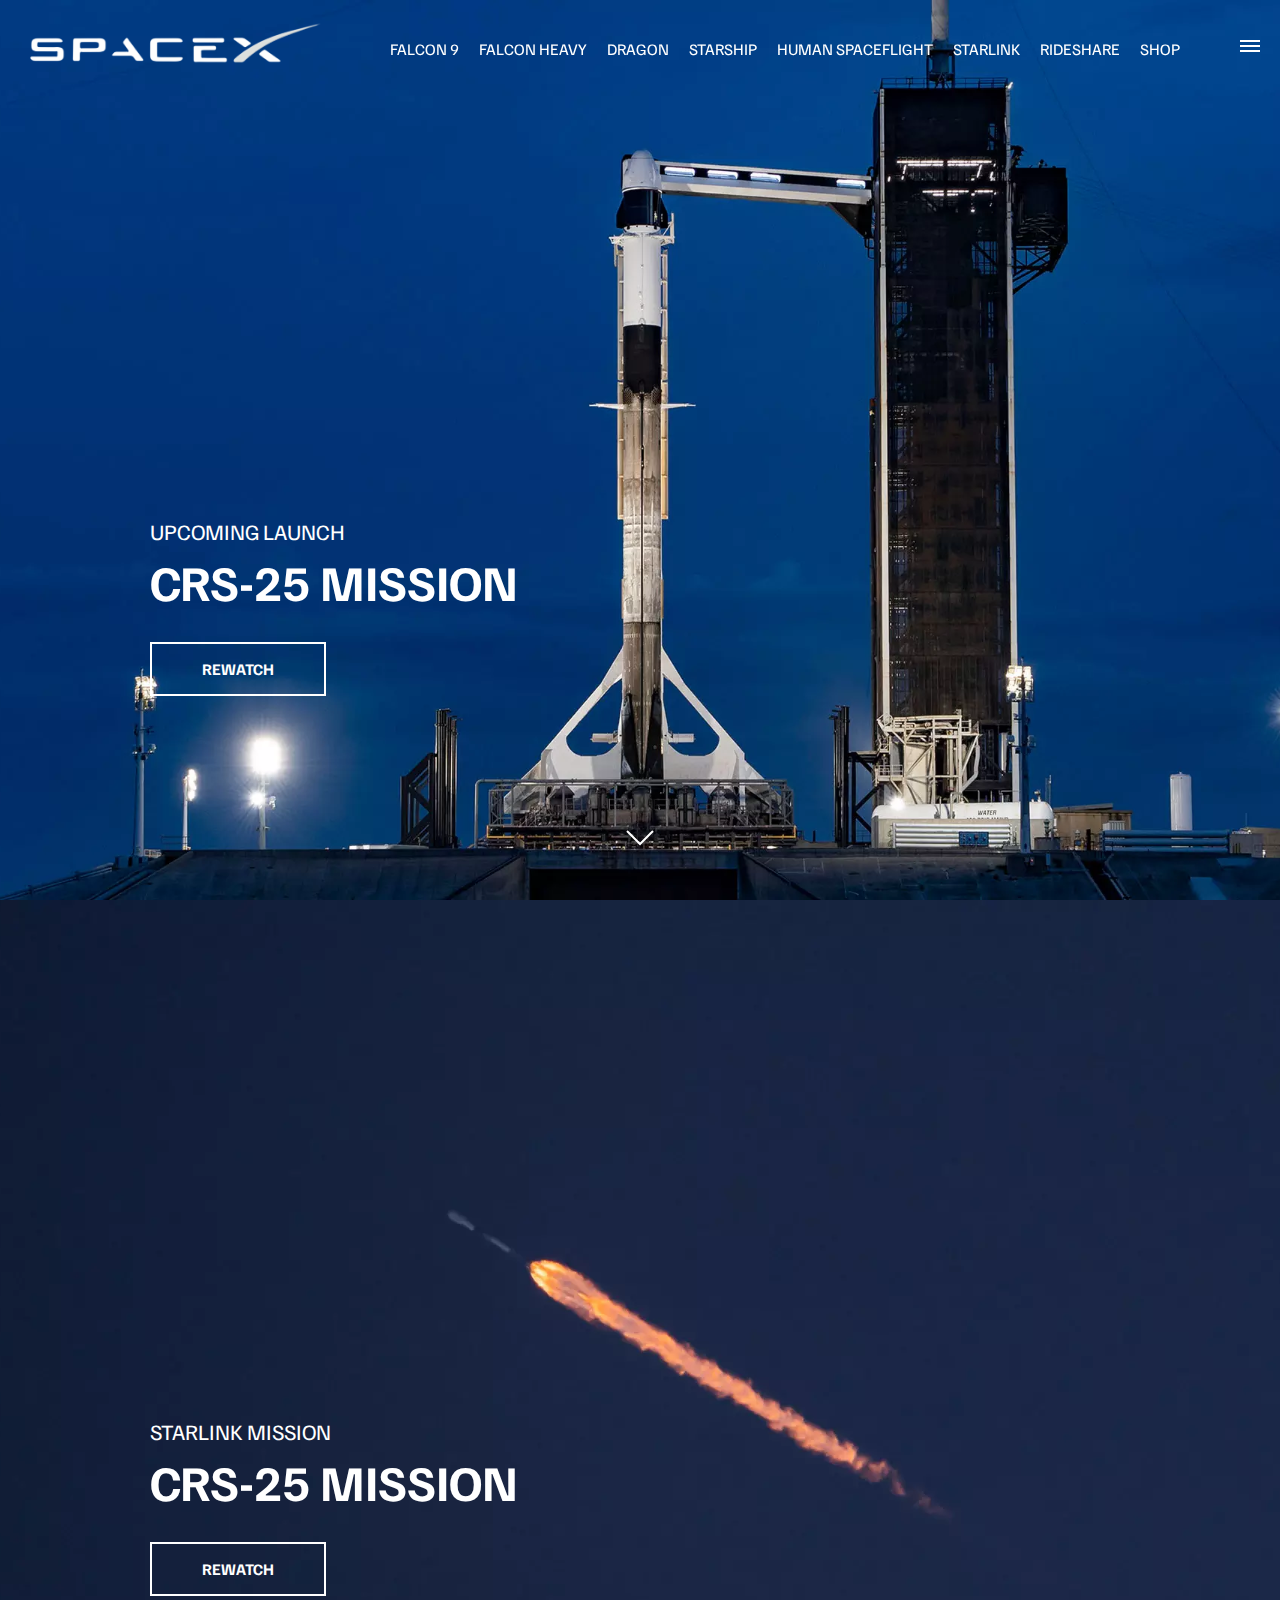
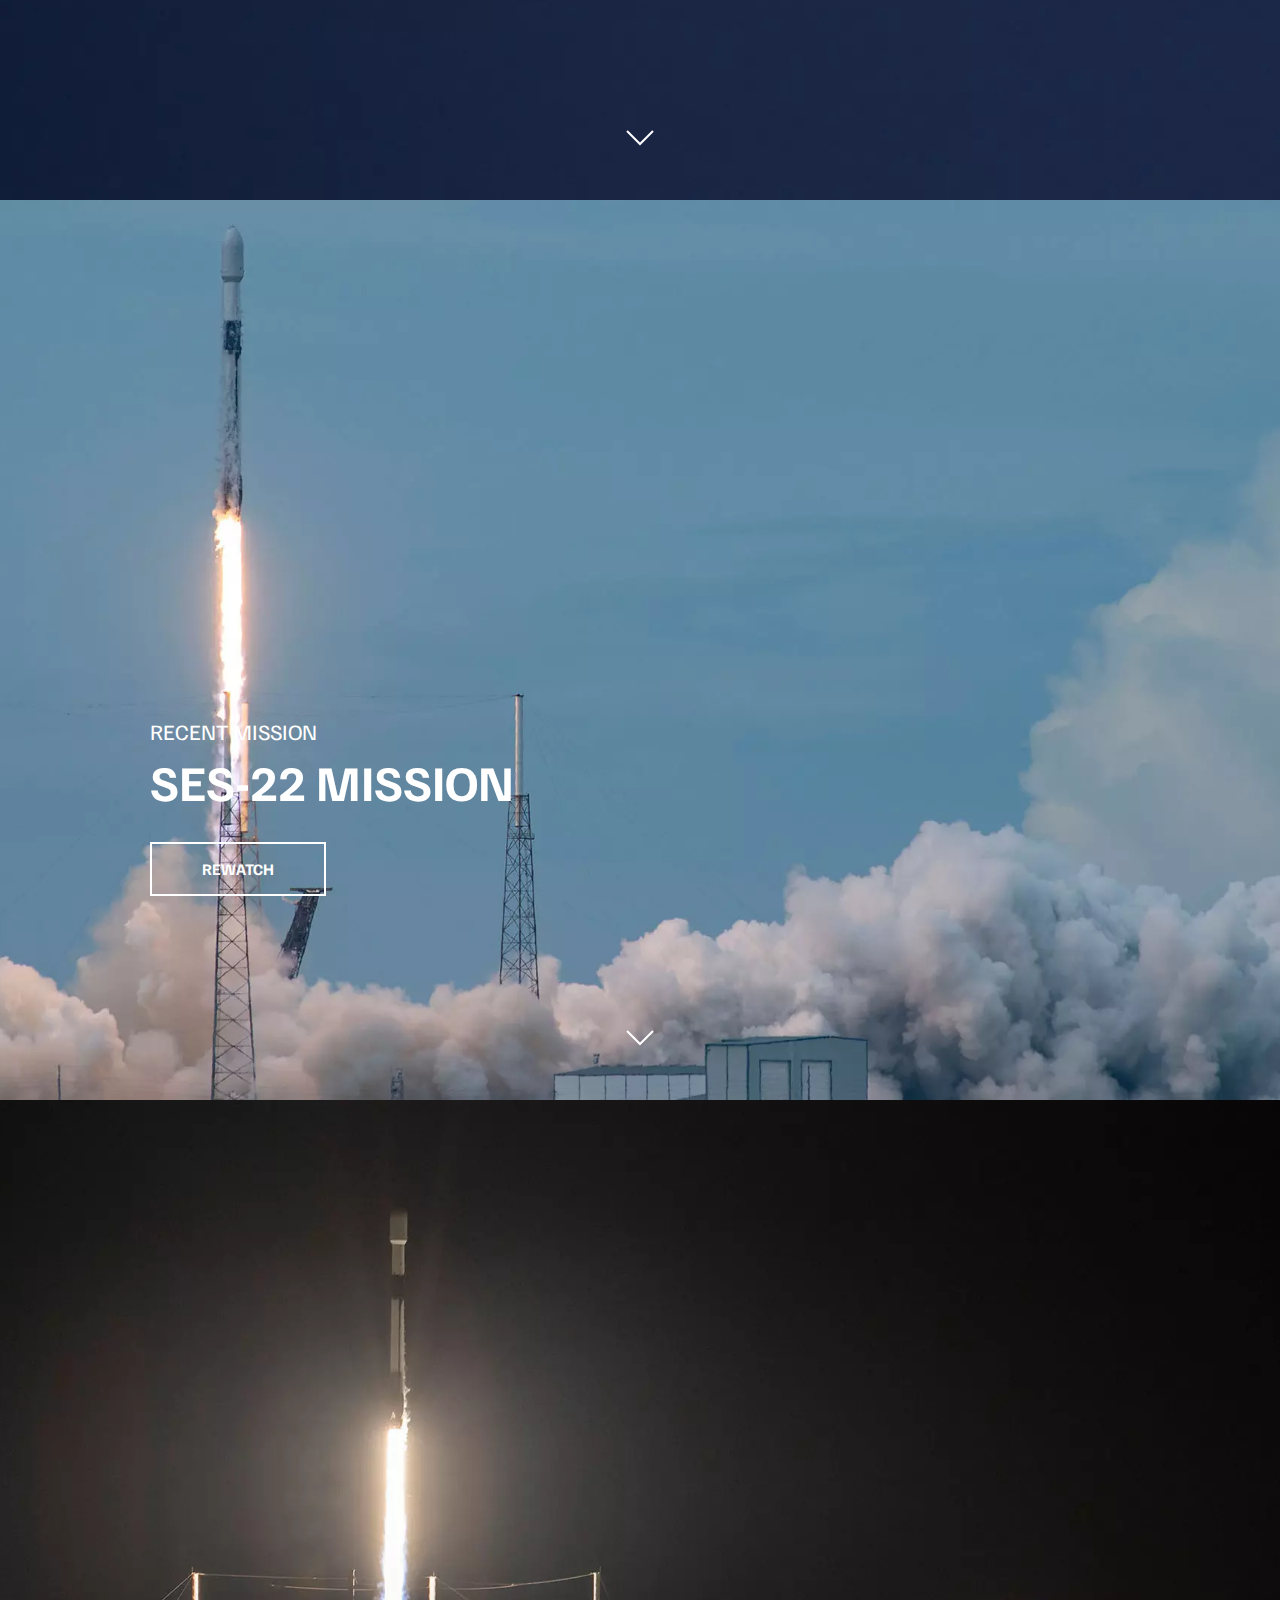
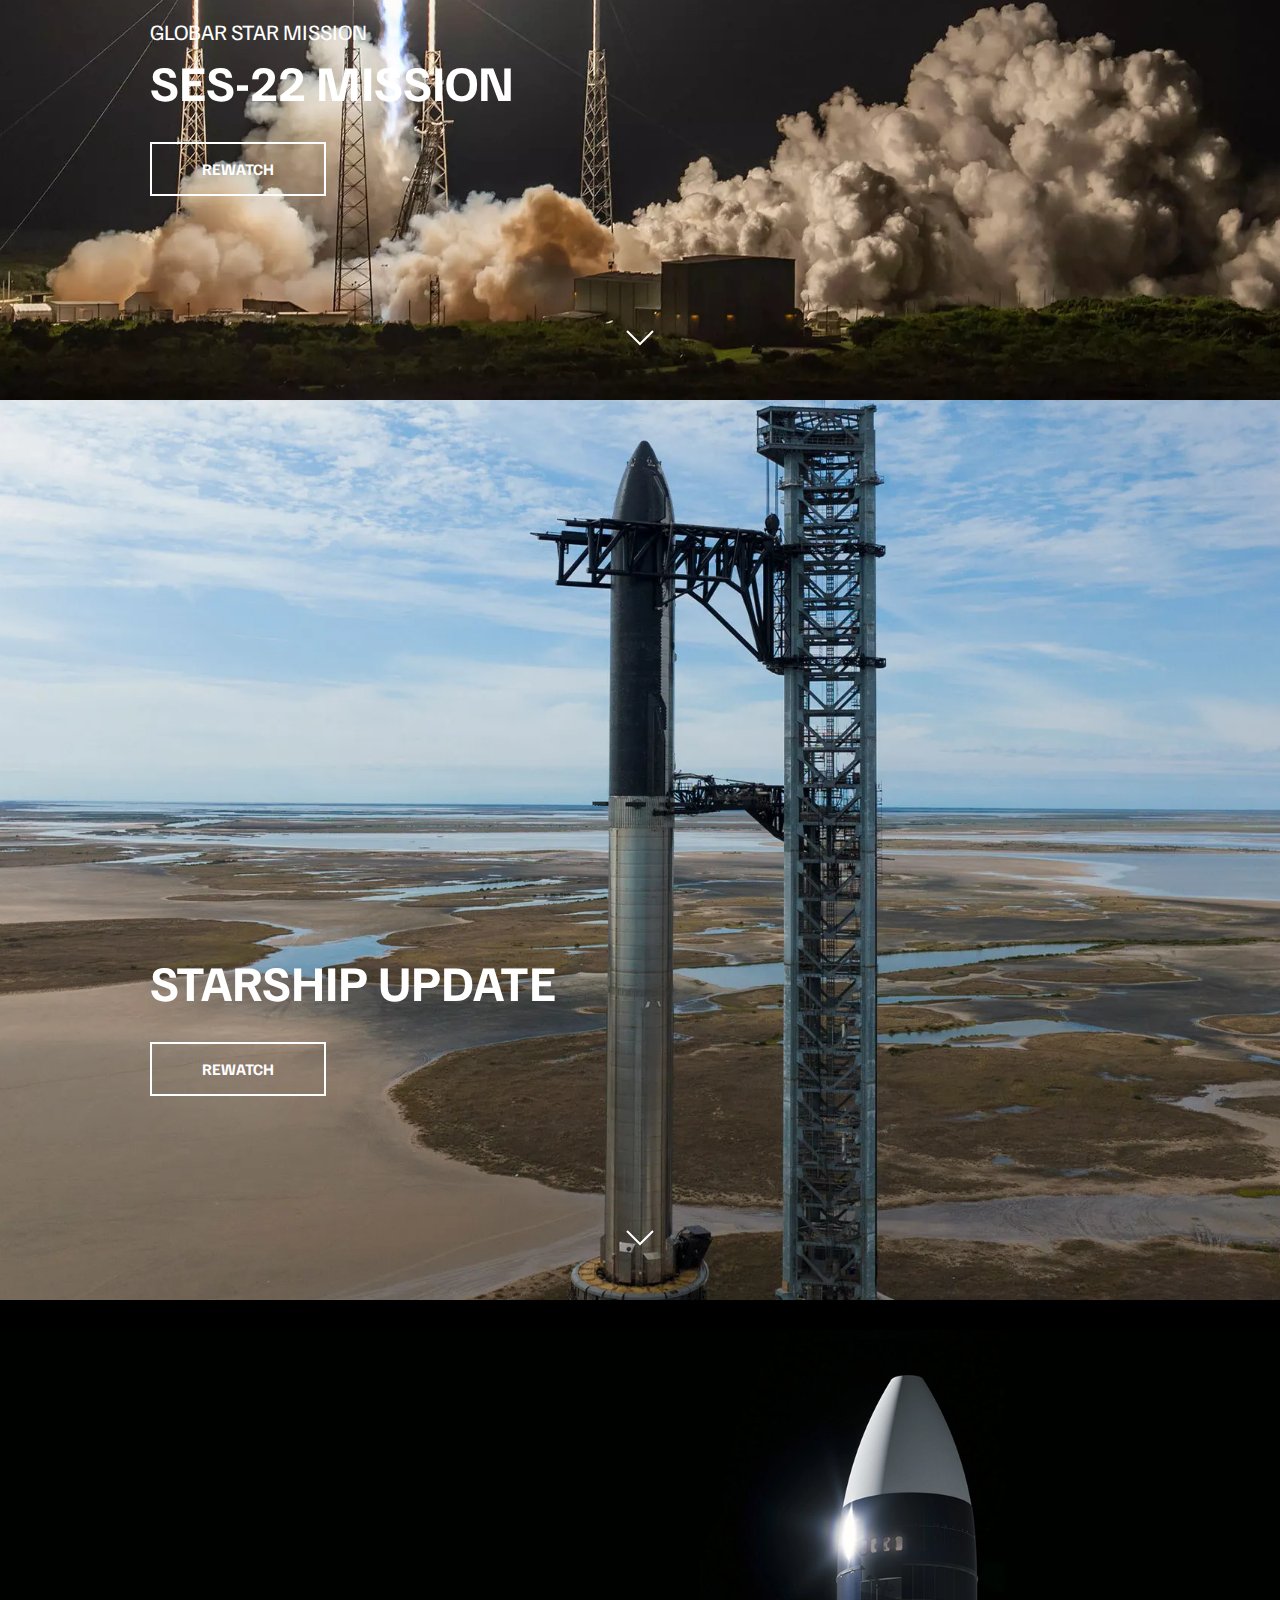
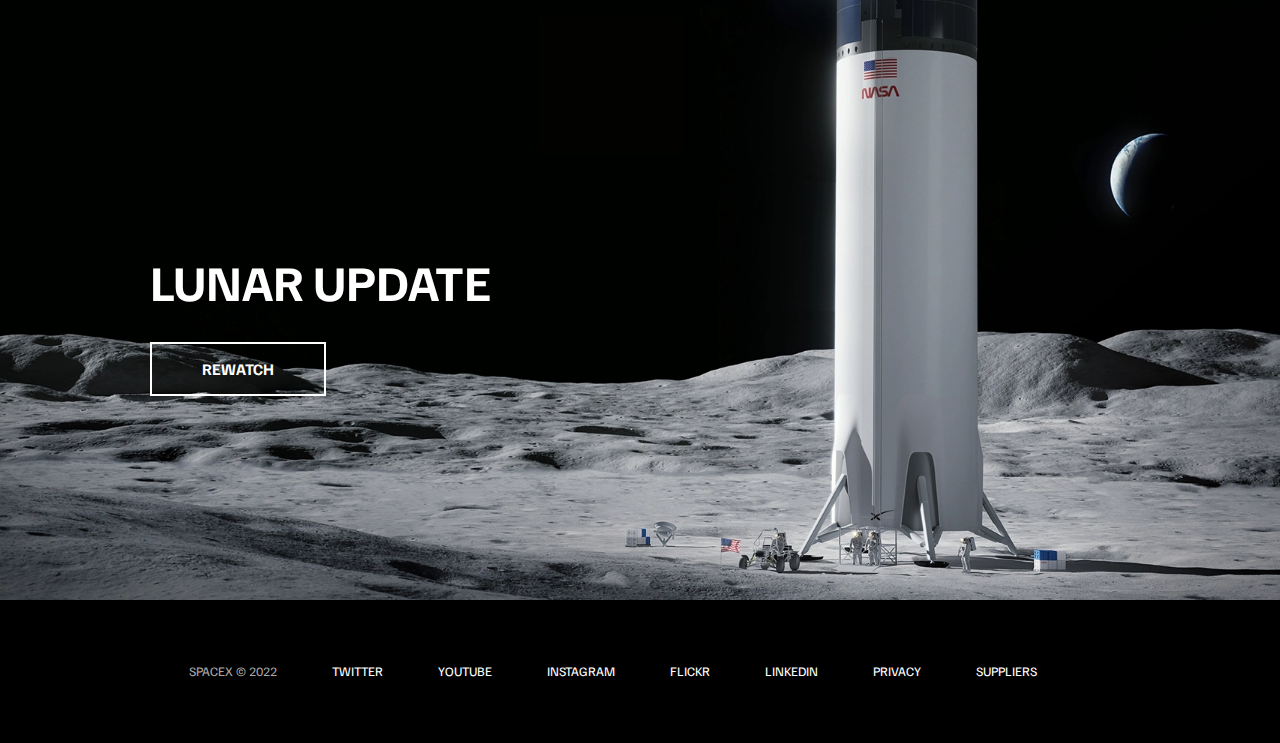
<file: index.html>
<!DOCTYPE html>
<html lang="en">
  <head>
    <meta charset="UTF-8" />
    <meta http-equiv="X-UA-Compatible" content="IE=edge" />
    <meta name="viewport" content="width=device-width, initial-scale=1.0" />
    <title>SpaceX Clone Website</title>
    <link rel="stylesheet" href="style.css" />
  </head>

  <body>
    <div id="overlay"></div>
    <div id="mobile-menu" class="mobile-main-menu">
      <ul>
        <li><a href="#">Misson</a></li>
        <li><a href="#">Launches</a></li>
        <li><a href="#">Updates</a></li>
        <li><a href="#">Careers</a></li>
        <li><a href="#">Shop</a></li>
        <li class="mobile-only"><a href="falcon9.html">Falcon 9</a></li>
        <li class="mobile-only">
          <a href="falcon-heavy.html">Falcon Heavy</a>
        </li>
        <li class="mobile-only"><a href="dragon.html">Dragon</a></li>
        <li class="mobile-only"><a href="#">Starship</a></li>
        <li class="mobile-only"><a href="#">Human Spaceflight</a></li>
        <li class="mobile-only"><a href="#">Starlink</a></li>
        <li class="mobile-only"><a href="#">Rideshare</a></li>
      </ul>
    </div>
    <header class="main-header">
      <div class="logo">
        <a href="index.html"></a>
        <img src="images\logo.png" alt="logo" />
      </div>
      <nav class="desktop-main-menu">
        <ul>
          <li><a href="falcon9.html">Falcon 9</a></li>
          <li><a href="falcon-heavy.html">Falcon Heavy</a></li>
          <li><a href="dragon.html">Dragon</a></li>
          <li><a href="#">Starship</a></li>
          <li><a href="#">Human Spaceflight</a></li>
          <li><a href="#">Starlink</a></li>
          <li><a href="#">Rideshare</a></li>
          <li><a href="#">Shop</a></li>
        </ul>
      </nav>
    </header>
    <!-- Hamburger Menu -->
    <button id="menu-btn" class="hamburger" type="button">
      <span class="hamburger-top"></span>
      <span class="hamburger-middle"></span>
      <span class="hamburger-bottom"></span>
    </button>
    <!-- Section A -->
    <section class="section-a">
      <div class="section-inner">
        <h4>Upcoming Launch</h4>
        <h2>CRS-25 Mission</h2>
        <a href="#" class="btn">
          <div class="hover"></div>
          <span>Rewatch</span>
        </a>
      </div>
      <div class="scroll-arrow">
        <svg width="30px" height="20px">
          <path
            stroke="#ffffff"
            fill="none"
            stroke-width="2px"
            d="M2.000,5.000 L15.000,18.000 L28.000,5.000 "
          ></path>
        </svg>
      </div>
    </section>
    <!-- Section B -->
    <section class="section-b">
      <div class="section-inner">
        <h4>starlink mission</h4>
        <h2>CRS-25 Mission</h2>
        <a href="#" class="btn">
          <div class="hover"></div>
          <span>Rewatch</span>
        </a>
      </div>
      <div class="scroll-arrow">
        <svg width="30px" height="20px">
          <path
            stroke="#ffffff"
            fill="none"
            stroke-width="2px"
            d="M2.000,5.000 L15.000,18.000 L28.000,5.000 "
          ></path>
        </svg>
      </div>
    </section>
    <!-- Section C -->
    <section class="section-c">
      <div class="section-inner">
        <h4>recent mission</h4>
        <h2>SES-22 Mission</h2>
        <a href="#" class="btn">
          <div class="hover"></div>
          <span>Rewatch</span>
        </a>
      </div>
      <div class="scroll-arrow">
        <svg width="30px" height="20px">
          <path
            stroke="#ffffff"
            fill="none"
            stroke-width="2px"
            d="M2.000,5.000 L15.000,18.000 L28.000,5.000 "
          ></path>
        </svg>
      </div>
    </section>
    <!-- Section D -->
    <section class="section-d">
      <div class="section-inner">
        <h4>globar star mission</h4>
        <h2>SES-22 Mission</h2>
        <a href="#" class="btn">
          <div class="hover"></div>
          <span>Rewatch</span>
        </a>
      </div>
      <div class="scroll-arrow">
        <svg width="30px" height="20px">
          <path
            stroke="#ffffff"
            fill="none"
            stroke-width="2px"
            d="M2.000,5.000 L15.000,18.000 L28.000,5.000 "
          ></path>
        </svg>
      </div>
    </section>
    <!-- Section E -->
    <section class="section-e">
      <div class="section-inner">
        <h2>starship update</h2>
        <a href="#" class="btn">
          <div class="hover"></div>
          <span>Rewatch</span>
        </a>
      </div>
      <div class="scroll-arrow">
        <svg width="30px" height="20px">
          <path
            stroke="#ffffff"
            fill="none"
            stroke-width="2px"
            d="M2.000,5.000 L15.000,18.000 L28.000,5.000 "
          ></path>
        </svg>
      </div>
    </section>
    <!-- Section F -->
    <section class="section-f">
      <div class="section-inner">
        <h2>lunar update</h2>
        <a href="#" class="btn">
          <div class="hover"></div>
          <span>Rewatch</span>
        </a>
      </div>
    </section>
    <!-- Footer -->
    <footer>
      <ul>
        <li>SpaceX &copy; 2022</li>
        <li><a href="#">Twitter</a></li>
        <li><a href="#">Youtube</a></li>
        <li><a href="#">Instagram</a></li>
        <li><a href="#">Flickr</a></li>
        <li><a href="#">Linkedin</a></li>
        <li><a href="#">Privacy</a></li>
        <li><a href="#">Suppliers</a></li>
      </ul>
    </footer>
    <script src="../js/app.js"></script>
  </body>
</html>
</file>
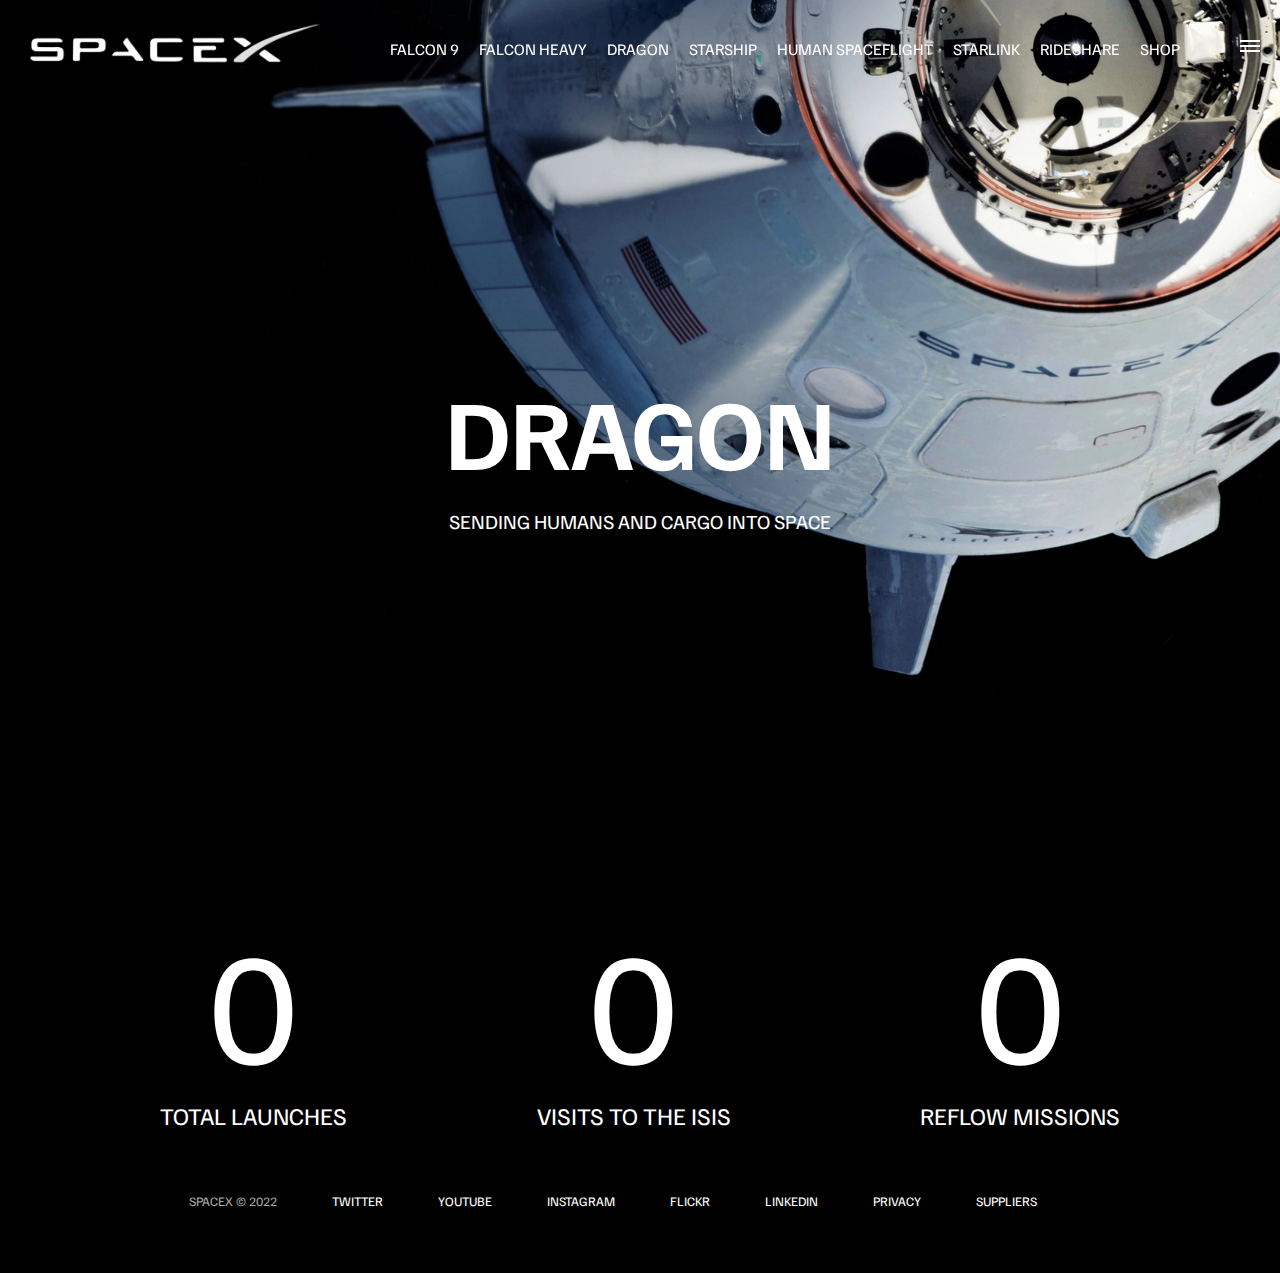
<file: dragon.html>
<!DOCTYPE html>
<html lang="en">
  <head>
    <meta charset="UTF-8" />
    <meta http-equiv="X-UA-Compatible" content="IE=edge" />
    <meta name="viewport" content="width=device-width, initial-scale=1.0" />
    <title>SpaceX Clone Website - Dragon</title>
    <link rel="stylesheet" href="style.css" />
  </head>

  <body>
    <div id="overlay"></div>
    <div id="mobile-menu" class="mobile-main-menu">
      <ul>
        <li><a href="#">Misson</a></li>
        <li><a href="#">Launches</a></li>
        <li><a href="#">Updates</a></li>
        <li><a href="#">Careers</a></li>
        <li><a href="#">Shop</a></li>
        <li class="mobile-only"><a href="falcon9.html">Falcon 9</a></li>
        <li class="mobile-only">
          <a href="falcon-heavy.html">Falcon Heavy</a>
        </li>
        <li class="mobile-only"><a href="dragon.html">Dragon</a></li>
        <li class="mobile-only"><a href="#">Starship</a></li>
        <li class="mobile-only"><a href="#">Human Spaceflight</a></li>
        <li class="mobile-only"><a href="#">Starlink</a></li>
        <li class="mobile-only"><a href="#">Rideshare</a></li>
      </ul>
    </div>
    <header class="main-header">
      <div class="logo">
        <a href="index.html"></a>
        <img src="images\logo.png" alt="logo" />
      </div>
      <nav class="desktop-main-menu">
        <ul>
          <li><a href="falcon9.html">Falcon 9</a></li>
          <li><a href="falcon-heavy.html">Falcon Heavy</a></li>
          <li><a href="dragon.html">Dragon</a></li>
          <li><a href="#">Starship</a></li>
          <li><a href="#">Human Spaceflight</a></li>
          <li><a href="#">Starlink</a></li>
          <li><a href="#">Rideshare</a></li>
          <li><a href="#">Shop</a></li>
        </ul>
      </nav>
    </header>
    <!-- Hamburger Menu -->
    <button id="menu-btn" class="hamburger" type="button">
      <span class="hamburger-top"></span>
      <span class="hamburger-middle"></span>
      <span class="hamburger-bottom"></span>
    </button>
    <!-- Dragon Page -->
    <section class="section-animate bg-dragon"></section>
    <div class="section-inner-center">
      <h3>Dragon</h3>
      <p>Sending humans and cargo into space</p>
    </div>
    <div class="stats">
      <div>
        <span class="counter" data-target="34">0</span>
        <h4>Total Launches</h4>
      </div>
      <div>
        <span class="counter" data-target="31">0</span>
        <h4>Visits to the ISIS</h4>
      </div>
      <div>
        <span class="counter" data-target="13">0</span>
        <h4>Reflow Missions</h4>
      </div>
    </div>
    <!-- Footer -->
    <footer>
      <ul>
        <li>SpaceX &copy; 2022</li>
        <li><a href="#">Twitter</a></li>
        <li><a href="#">Youtube</a></li>
        <li><a href="#">Instagram</a></li>
        <li><a href="#">Flickr</a></li>
        <li><a href="#">Linkedin</a></li>
        <li><a href="#">Privacy</a></li>
        <li><a href="#">Suppliers</a></li>
      </ul>
    </footer>
    <script src="../js/app.js"></script>
  </body>
</html>
</file>
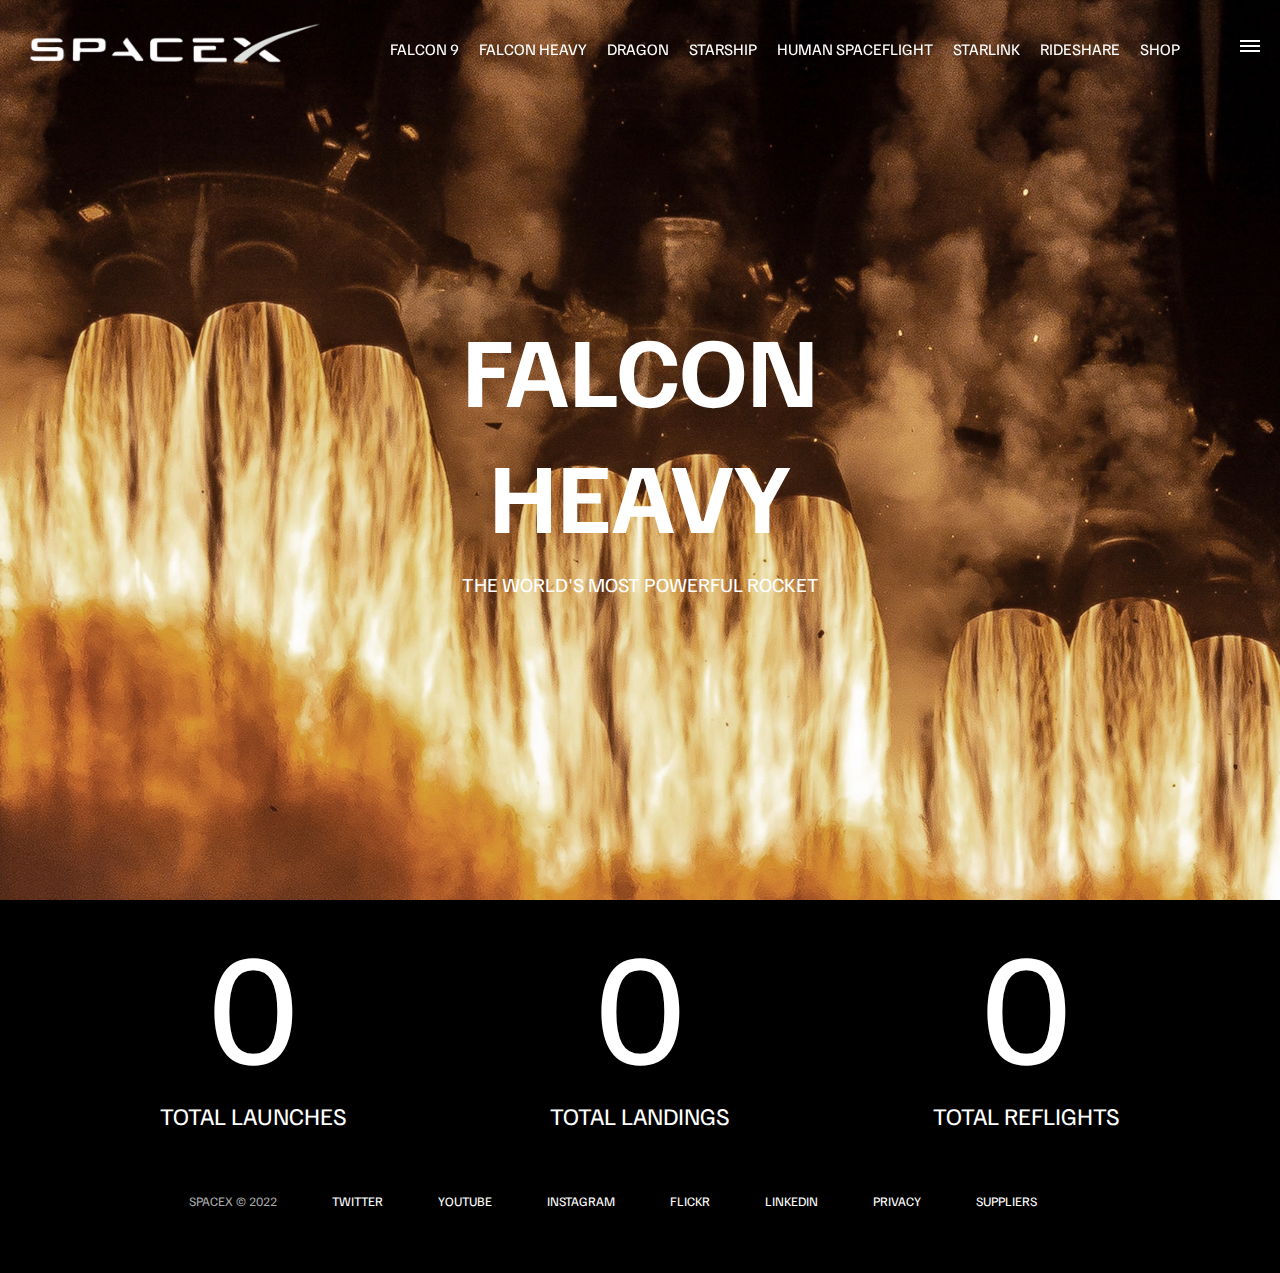
<file: falcon-heavy.html>
<!DOCTYPE html>
<html lang="en">
  <head>
    <meta charset="UTF-8" />
    <meta http-equiv="X-UA-Compatible" content="IE=edge" />
    <meta name="viewport" content="width=device-width, initial-scale=1.0" />
    <title>SpaceX Clone Website - Falcon Heavy</title>
    <link rel="stylesheet" href="style.css" />
  </head>

  <body>
    <div id="overlay"></div>
    <div id="mobile-menu" class="mobile-main-menu">
      <ul>
        <li><a href="#">Misson</a></li>
        <li><a href="#">Launches</a></li>
        <li><a href="#">Updates</a></li>
        <li><a href="#">Careers</a></li>
        <li><a href="#">Shop</a></li>
        <li class="mobile-only"><a href="falcon9.html">Falcon 9</a></li>
        <li class="mobile-only">
          <a href="falcon-heavy.html">Falcon Heavy</a>
        </li>
        <li class="mobile-only"><a href="dragon.html">Dragon</a></li>
        <li class="mobile-only"><a href="#">Starship</a></li>
        <li class="mobile-only"><a href="#">Human Spaceflight</a></li>
        <li class="mobile-only"><a href="#">Starlink</a></li>
        <li class="mobile-only"><a href="#">Rideshare</a></li>
      </ul>
    </div>
    <header class="main-header">
      <div class="logo">
        <a href="index.html"></a>
        <img src="images\logo.png" alt="logo" />
      </div>
      <nav class="desktop-main-menu">
        <ul>
          <li><a href="falcon9.html">Falcon 9</a></li>
          <li><a href="falcon-heavy.html">Falcon Heavy</a></li>
          <li><a href="dragon.html">Dragon</a></li>
          <li><a href="#">Starship</a></li>
          <li><a href="#">Human Spaceflight</a></li>
          <li><a href="#">Starlink</a></li>
          <li><a href="#">Rideshare</a></li>
          <li><a href="#">Shop</a></li>
        </ul>
      </nav>
    </header>
    <!-- Hamburger Menu -->
    <button id="menu-btn" class="hamburger" type="button">
      <span class="hamburger-top"></span>
      <span class="hamburger-middle"></span>
      <span class="hamburger-bottom"></span>
    </button>
    <!-- Falcon Heavy Main Page -->
    <section class="section-animate bg-falcon-heavy"></section>
    <div class="section-inner-center">
      <h3>Falcon Heavy</h3>
      <p>The world's most powerful rocket</p>
    </div>
    <div class="stats">
      <div>
        <span class="counter" data-target="5">0</span>
        <h4>Total Launches</h4>
      </div>
      <div>
        <span class="counter" data-target="3">0</span>
        <h4>Total Landings</h4>
      </div>
      <div>
        <span class="counter" data-target="6">0</span>
        <h4>Total Reflights</h4>
      </div>
    </div>
    <!-- Footer -->
    <footer>
      <ul>
        <li>SpaceX &copy; 2022</li>
        <li><a href="#">Twitter</a></li>
        <li><a href="#">Youtube</a></li>
        <li><a href="#">Instagram</a></li>
        <li><a href="#">Flickr</a></li>
        <li><a href="#">Linkedin</a></li>
        <li><a href="#">Privacy</a></li>
        <li><a href="#">Suppliers</a></li>
      </ul>
    </footer>
    <script src="../js/app.js"></script>
  </body>
</html>
</file>
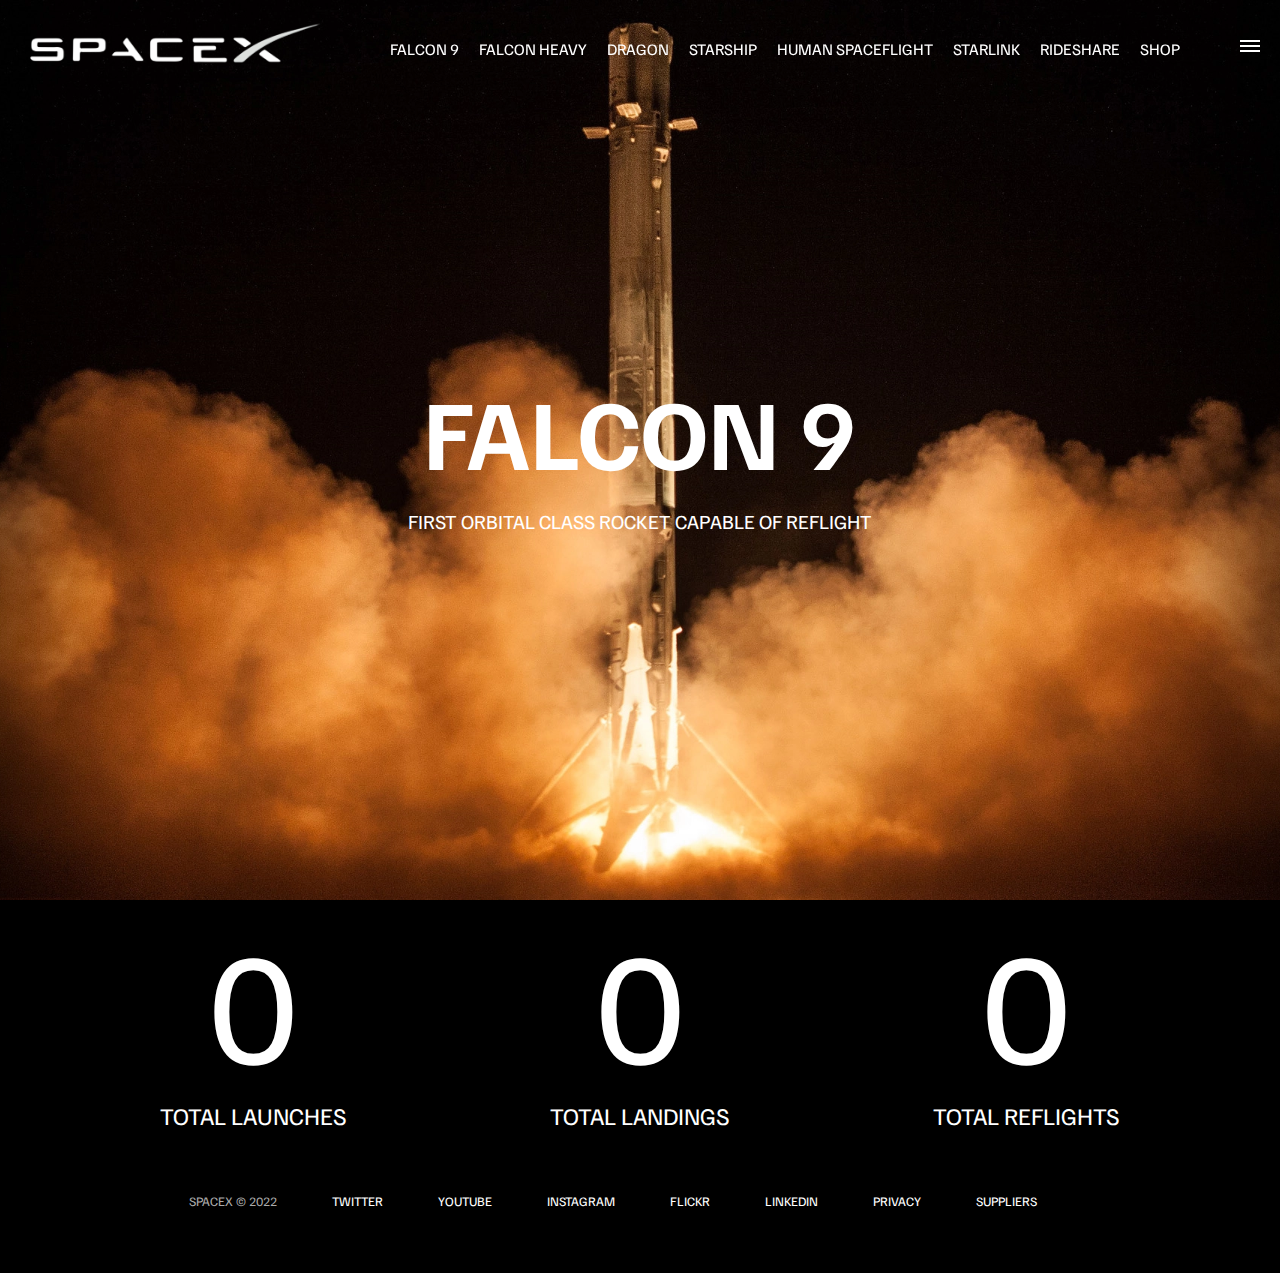
<file: falcon9.html>
<!DOCTYPE html>
<html lang="en">
  <head>
    <meta charset="UTF-8" />
    <meta http-equiv="X-UA-Compatible" content="IE=edge" />
    <meta name="viewport" content="width=device-width, initial-scale=1.0" />
    <title>SpaceX Clone Website - Falcon 9</title>
    <link rel="stylesheet" href="style.css" />
  </head>

  <body>
    <div id="overlay"></div>
    <div id="mobile-menu" class="mobile-main-menu">
      <ul>
        <li><a href="#">Misson</a></li>
        <li><a href="#">Launches</a></li>
        <li><a href="#">Updates</a></li>
        <li><a href="#">Careers</a></li>
        <li><a href="#">Shop</a></li>
        <li class="mobile-only"><a href="falcon9.html">Falcon 9</a></li>
        <li class="mobile-only">
          <a href="falcon-heavy.html">Falcon Heavy</a>
        </li>
        <li class="mobile-only"><a href="dragon.html">Dragon</a></li>
        <li class="mobile-only"><a href="#">Starship</a></li>
        <li class="mobile-only"><a href="#">Human Spaceflight</a></li>
        <li class="mobile-only"><a href="#">Starlink</a></li>
        <li class="mobile-only"><a href="#">Rideshare</a></li>
      </ul>
    </div>
    <header class="main-header">
      <div class="logo">
        <a href="index.html"></a>
        <img src="images\logo.png" alt="logo" />
      </div>
      <nav class="desktop-main-menu">
        <ul>
          <li><a href="falcon9.html">Falcon 9</a></li>
          <li><a href="falcon-heavy.html">Falcon Heavy</a></li>
          <li><a href="dragon.html">Dragon</a></li>
          <li><a href="#">Starship</a></li>
          <li><a href="#">Human Spaceflight</a></li>
          <li><a href="#">Starlink</a></li>
          <li><a href="#">Rideshare</a></li>
          <li><a href="#">Shop</a></li>
        </ul>
      </nav>
    </header>
    <!-- Hamburger Menu -->
    <button id="menu-btn" class="hamburger" type="button">
      <span class="hamburger-top"></span>
      <span class="hamburger-middle"></span>
      <span class="hamburger-bottom"></span>
    </button>
    <!-- Falcon 9 Main Page -->
    <section class="section-animate bg-falcon-9"></section>
    <div class="section-inner-center">
      <h3>Falcon 9</h3>
      <p>First orbital class rocket capable of reflight</p>
    </div>
    <div class="stats">
      <div>
        <span class="counter" data-target="3">0</span>
        <h4>Total Launches</h4>
      </div>
      <div>
        <span class="counter" data-target="7">0</span>
        <h4>Total Landings</h4>
      </div>
      <div>
        <span class="counter" data-target="4">0</span>
        <h4>Total Reflights</h4>
      </div>
    </div>
    <!-- Footer -->
    <footer>
      <ul>
        <li>SpaceX &copy; 2022</li>
        <li><a href="#">Twitter</a></li>
        <li><a href="#">Youtube</a></li>
        <li><a href="#">Instagram</a></li>
        <li><a href="#">Flickr</a></li>
        <li><a href="#">Linkedin</a></li>
        <li><a href="#">Privacy</a></li>
        <li><a href="#">Suppliers</a></li>
      </ul>
    </footer>
    <script src="../js/app.js"></script>
  </body>
</html>
</file>
<file: style.css>
@import url("https://fonts.googleapis.com/css2?family=Familjen+Grotesk:wght@400;600;700&display=swap");

*,
*::before,
*::after {
  margin: 0;
  padding: 0;
  box-sizing: border-box;
}

body {
  font-family: "Familjen Grotesk", sans-serif;
  background-color: #000;
  color: #fff;
}

a {
  text-decoration: none;
  color: #fff;
}

ul {
  list-style: none;
}

/* Header/Navbar */

.main-header {
  position: fixed;
  top: 0;
  left: 0;
  width: 100%;
  z-index: 3;
  display: flex;
  justify-content: space-between;
  align-items: center;
  height: 100px;
  padding: 0 30px;
  text-transform: uppercase;
}

.logo {
  height: auto;
}

.logo img {
  width: 300px;
  display: block;
  height: auto;
}

/* Desktop Main Menu */

.desktop-main-menu {
  margin-right: 50px;
}

.desktop-main-menu ul {
  display: flex;
}
.desktop-main-menu ul li {
  position: relative;
  margin-right: 20px;
  padding-bottom: 2px;
}
.desktop-main-menu ul li a::after {
  content: " ";
  position: absolute;
  bottom: 0;
  left: 0;
  width: 100%;
  height: 1px;
  background: #fff;
  transform: scaleX(0);
  transition: transform 0.6s cubic-bezier(0.19, 1, 0.22, 1);
  transform-origin: right center;
}
.desktop-main-menu ul li a:hover::after {
  transform: scaleX(1);
  transform-origin: left center;
  transition-duration: 0.4s;
}
/* Sections */
section {
  position: relative;
  height: 100vh;
  background-position: center center;
  background-repeat: no-repeat;
  background-size: cover;
  text-transform: uppercase;
}

/* Section A  */
.section-inner {
  position: absolute;
  bottom: 200px;
  left: 150px;
}
.section-inner h4 {
  font-weight: 300;
  font-size: 22px;
  margin-bottom: 5px;
  animation: flyingText 0.5s ease-in-out;
}
.section-inner h2 {
  font-weight: 700;
  font-size: 50px;
  margin-bottom: 20px;
  animation: flyingText 0.5s ease-in-out 0.2s;
  animation-fill-mode: both;
}
.section-inner a {
  animation: flyingText 0.5s ease-in-out 0.4s;
  animation-fill-mode: both;
}
/* Background Images */
.section-a {
  background-image: url("../images/section-a.webp");
}
.section-b {
  background-image: url("../images/section-b.webp");
}

.section-c {
  background-image: url("../images/section-c.webp");
}
.section-d {
  background-image: url("../images/section-d.webp");
}
.section-e {
  background-image: url("../images/section-e.webp");
}
.section-f {
  background-image: url("../images/section-f.webp");
}

.btn {
  border: 2px solid white;
  position: relative;
  display: inline-block;
  cursor: pointer;
  text-align: center;
  min-width: 130px;
  padding: 15px 50px;
  margin-top: 10px;
  font-weight: bold;
  overflow: hidden;
  z-index: 2;
}

.btn:hover span {
  color: #000;
}

.btn .hover {
  position: absolute;
  top: 0;
  left: 0;
  width: 100%;
  height: 100%;
  background-color: #fff;
  z-index: -1;
  transform: translateY(100%);
  transition: transform 0.6s cubic-bezier(0.19, 1, 0.22, 1);
}

.btn:hover .hover {
  transform: translateY(0);
}

.scroll-arrow {
  position: absolute;
  bottom: 50px;
  left: 50%;
  transform: translateX(-50%);
  animation: fadeBounce 5s infinite;
}
footer {
  position: relative;
  padding: 55px 0;
}

footer ul {
  display: flex;
  justify-content: center;
  aling-items: center;
  flex-wrap: Wrap;
}

footer ul li {
  margin-right: 55px;
  color: #aaa;
  text-transform: uppercase;
  font-size: 13px;
  line-height: 2.5;
}

footer ul li a {
  color: #fff;
  transition: color 0.6s;
}

footer ul li a:hover {
  color: #aaa;
}
/* Hamburger Menu */
.hamburger {
  position: fixed;
  top: 40px;
  right: 20px;
  z-index: 10;
  cursor: pointer;
  width: 20px;
  height: 20px;
  background: none;
  border: none;
}
.hamburger-top,
.hamburger-middle,
.hamburger-bottom {
  position: absolute;
  width: 20px;
  height: 2px;
  top: 0;
  left: 0;
  background: #fff;
  transition: all 0.5s;
}
.hamburger-middle {
  transform: translateY(5px);
}
.hamburger-bottom {
  transform: translateY(10px);
}
/* Transition Hamburger to X when opened */
.open {
  transform: rotate(90deg);
}
.open .hamburger-top {
  transform: rotate(45deg) translateY(6px) translateX(6px);
}
.open .hamburger-middle {
  display: none;
}
.open .hamburger-bottom {
  transform: rotate(-45deg) translateY(6px) translateX(-6px);
}

/* Overlay */
.overlay-show {
  position: fixed;
  top: 0;
  left: 0;
  width: 100%;
  height: 100%;
  background: rgba(0, 0, 0, 0.5);
  z-index: 3;
}

/* Stop body scroll */
.stop-scrolling {
  overflow: hidden;
}

/* Hide mobile-only */
.mobile-only {
  display: none;
}

/* Mobile menu */
.mobile-main-menu {
  position: fixed;
  top: 0;
  right: 0;
  width: 350px;
  height: 100%;
  background: #000;
  z-index: 4;
  display: flex;
  justify-content: center;
  align-items: center;
  transform: translateX(100%);
  transition: transform 0.6s cubic-bezier(0.19, 1, 0.22, 1);
}
/* Bring menu from right */
.show-menu {
  transform: translateX(0);
}

.mobile-main-menu ul {
  display: flex;
  flex-direction: column;
  align-items: end;
  justify-content: center;
  width: 100%;
  padding: 50px;
}

.mobile-main-menu ul li {
  margin-bottom: 20px;
  font-size: 18px;
  text-transform: uppercase;
  border-bottom: 1px #555 dotted;
  width: 100%;
  text-align: right;
  padding-bottom: 8px;
}

.mobile-main-menu ul li a {
  color: #fff;
  transition: 0.6s;
}

.mobile-main-menu ul li a:hover {
  color: #aaa;
}
/* Inner Pages */
.bg-falcon-9 {
  background-image: url("../images/falcon-9.webp");
}
.bg-falcon-heavy {
  background-image: url("../images/falcon-heavy.webp");
}
.bg-dragon {
  background-image: url("../images/dragon.webp");
}
.section-animate {
  animation: fadeIn 2s ease-in-out;
}
.section-inner-center {
  position: absolute;
  top: 50%;
  left: 50%;
  transform: translate(-50%, -50%);
  text-transform: uppercase;
  text-align: center;
}
.section-inner-center h3 {
  font-size: 100px;
  margin-bottom: 15px;
  animation: flyingText 0.5s ease-in-out;
}

.section-inner-center p {
  font-size: 20px;
  animation: flyingText 0.5s ease-in-out 0.2s;
  animation-fill-mode: both;
}
.stats {
  max-width: 960px;
  margin: 0 auto;
  display: flex;
  align-items: center;
  justify-content: space-between;
  text-transform: uppercase;
  text-align: center;
}

.stats div span {
  font-size: 160px;
}
.stats div h4 {
  font-size: 24px;
  font-weight: 300;
}
/* Animations */
@keyframes flyingText {
  0% {
    opacity: 0;
    transform: translateY(140px);
  }
  100% {
    opacity: 1;
    transform: translateY(0px);
  }
}

@keyframes fadeIn {
  0% {
    opacity: 0;
  }
  100% {
    opacity: 1;
  }
}

@keyframes fadeBounce {
  0%,
  20%,
  50%,
  80%,
  100% {
    opacity: 0;
    transform: translateY(-20px);
  }

  40% {
    opacity: 1;
    transform: translateY(0);
  }
}

@media (max-width: 960px) {
  .desktop-main-menu {
    display: none;
  }

  /* Show main mobile items */
  .mobile-only {
    display: block;
  }

  .section-inner-center h3 {
    font-size: 75px;
  }
}

@media (max-width: 600px) {
  .section-inner {
    bottom: 75px;
    left: 20px;
  }
  .section-inner h2 {
    font-size: 40px;
  }
  footer ul li:first-child {
    position: absolute;
    top: 30px;
    left: 50%;
    transform: translate(-50%, -50%);
  }

  footer ul li {
    margin-right: 15px;
  }

  .logo img {
    width: 200px;
    position: absolute;
    left: 50%;
    transform: translate(-50%);
  }
  .section-inner-center {
    width: 80%;
  }
  .section-inner-center h3 {
    font-size: 50px;
  }

  .stats {
    flex-direction: column;
  }
  .stats div {
    margin-bottom: 20px;
  }
}
</file>
